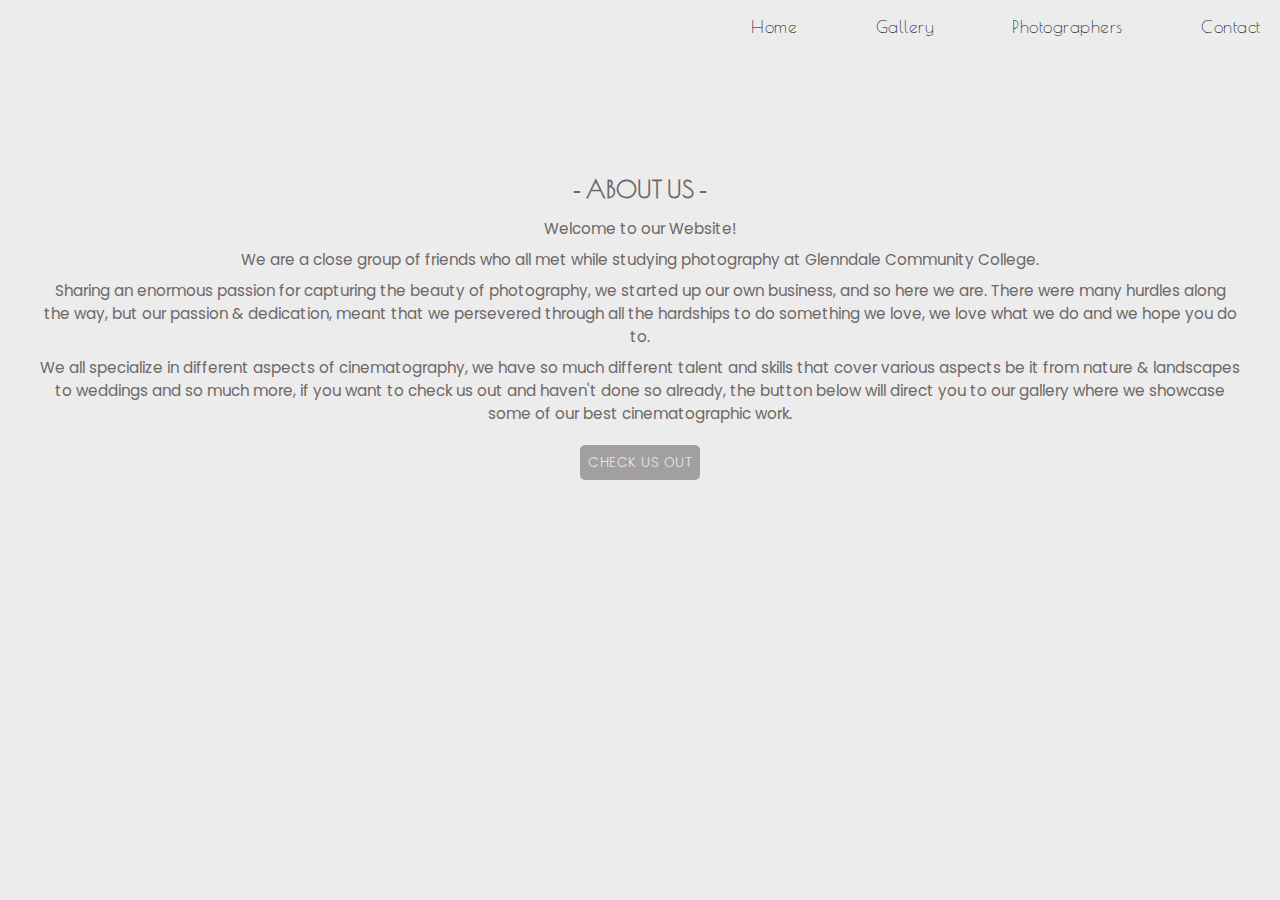
<file: pages/about.html>
<!DOCTYPE html>
<html lang="en">
<head>
    <meta charset="UTF-8">
    <meta http-equiv="X-UA-Compatible" content="IE=edge">
    <meta name="viewport" content="width=device-width, initial-scale=1.0">
    <meta name="theme-color" content="#ececec" media="(prefers-color-scheme: light)">
    <meta name="theme-color" content="#141414" media="(prefers-color-scheme: dark)">
    <link rel="apple-touch-icon" sizes="180x180" href="/apple-touch-icon.png">
    <link rel="icon" type="image/png" sizes="32x32" href="/favicon-32x32.png">
    <link rel="icon" type="image/png" sizes="16x16" href="/favicon-16x16.png">
    <link rel="manifest" href="/site.webmanifest">
    <link rel="mask-icon" href="/safari-pinned-tab.svg" color="#5bbad5">
    <meta name="msapplication-TileColor" content="#2d89ef">
    <meta name="theme-color" content="#ffffff">
    <title>Lux Photography - Finest photos at affordable prices</title>
    <link rel="stylesheet" href="../css/about.css">
    <script defer src="../script.js"></script>
</head>
<body>
    <div class="wrapper">
        <nav>
            <div class="links">
                <ul>
                    <li><a href="../index.html">home</a></li>
                    <li><a href="../pages/gallery.html">gallery</a></li>
                    <li><a href="../pages/photographers.html">photographers</a></li>
                    <li><a href="../pages/contact.html">contact</a></li>
                </ul>
            </div>
            <div role="button" class="hamburger-menu">
                <div class="bars"></div>
            </div>
            <div class="overlay"></div>
        </nav>
        <main>
            <header>
                <h1>
                    &dash; about us &dash;
                </h1>
            </header>
            <p>
                Welcome to our Website!
            </p>
            <p>
                We are a close group of friends who all met while studying photography at Glenndale Community College.
            </p>
            <p>
                Sharing an enormous passion for capturing the beauty of photography, we started up our own business, and so here we are. There were many hurdles along the way, but our passion & dedication, meant that we  persevered through all the hardships to do something we love, we love what we do and we hope you do to.
            </p>
            <p>
                We all specialize in different aspects of cinematography, we have so much different talent and skills that cover various aspects be it from nature & landscapes to weddings and so much more, if you want to check us out and haven't done so already, the button below will direct you to our gallery where we showcase some of our best cinematographic work.
            </p>
            <div role="button" class="btn">
                <a href="../pages/gallery.html">check us out</a>
            </div>
        </main>
    </div>
</body>
</html>
</file>
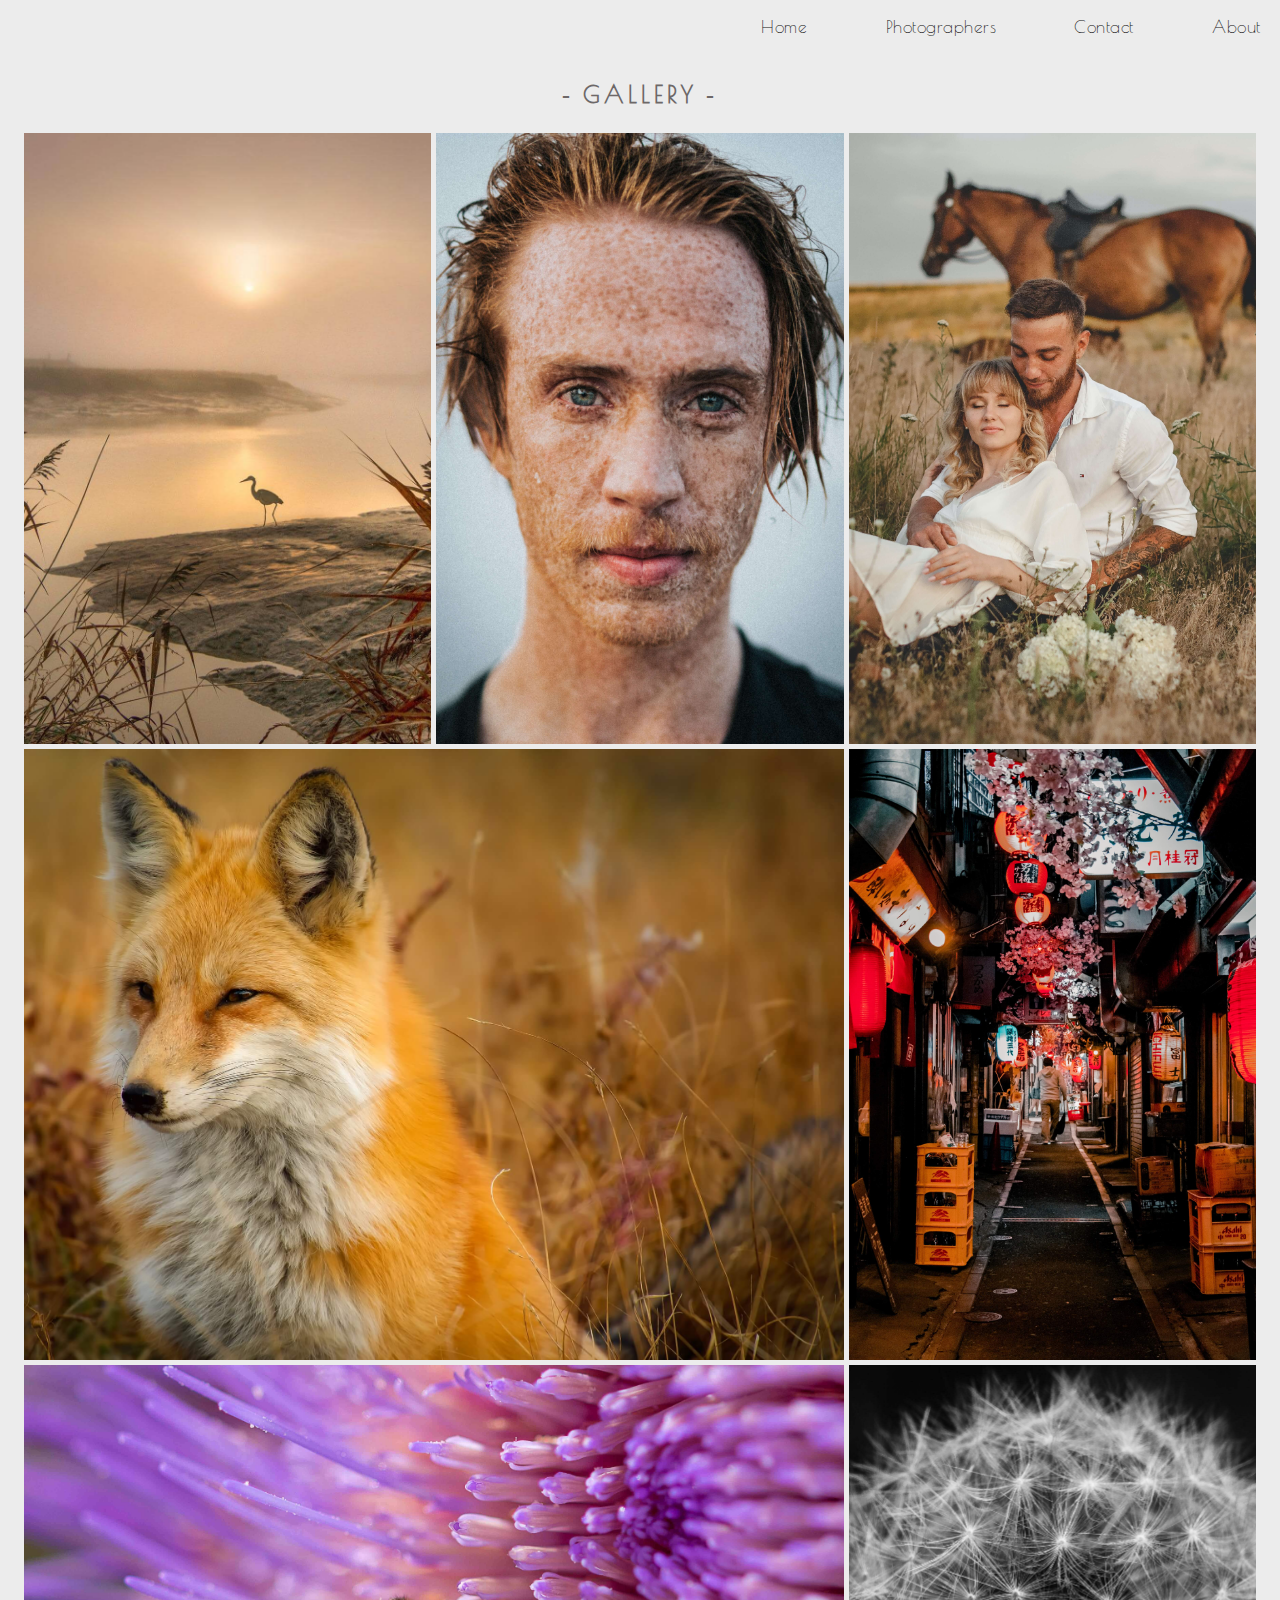
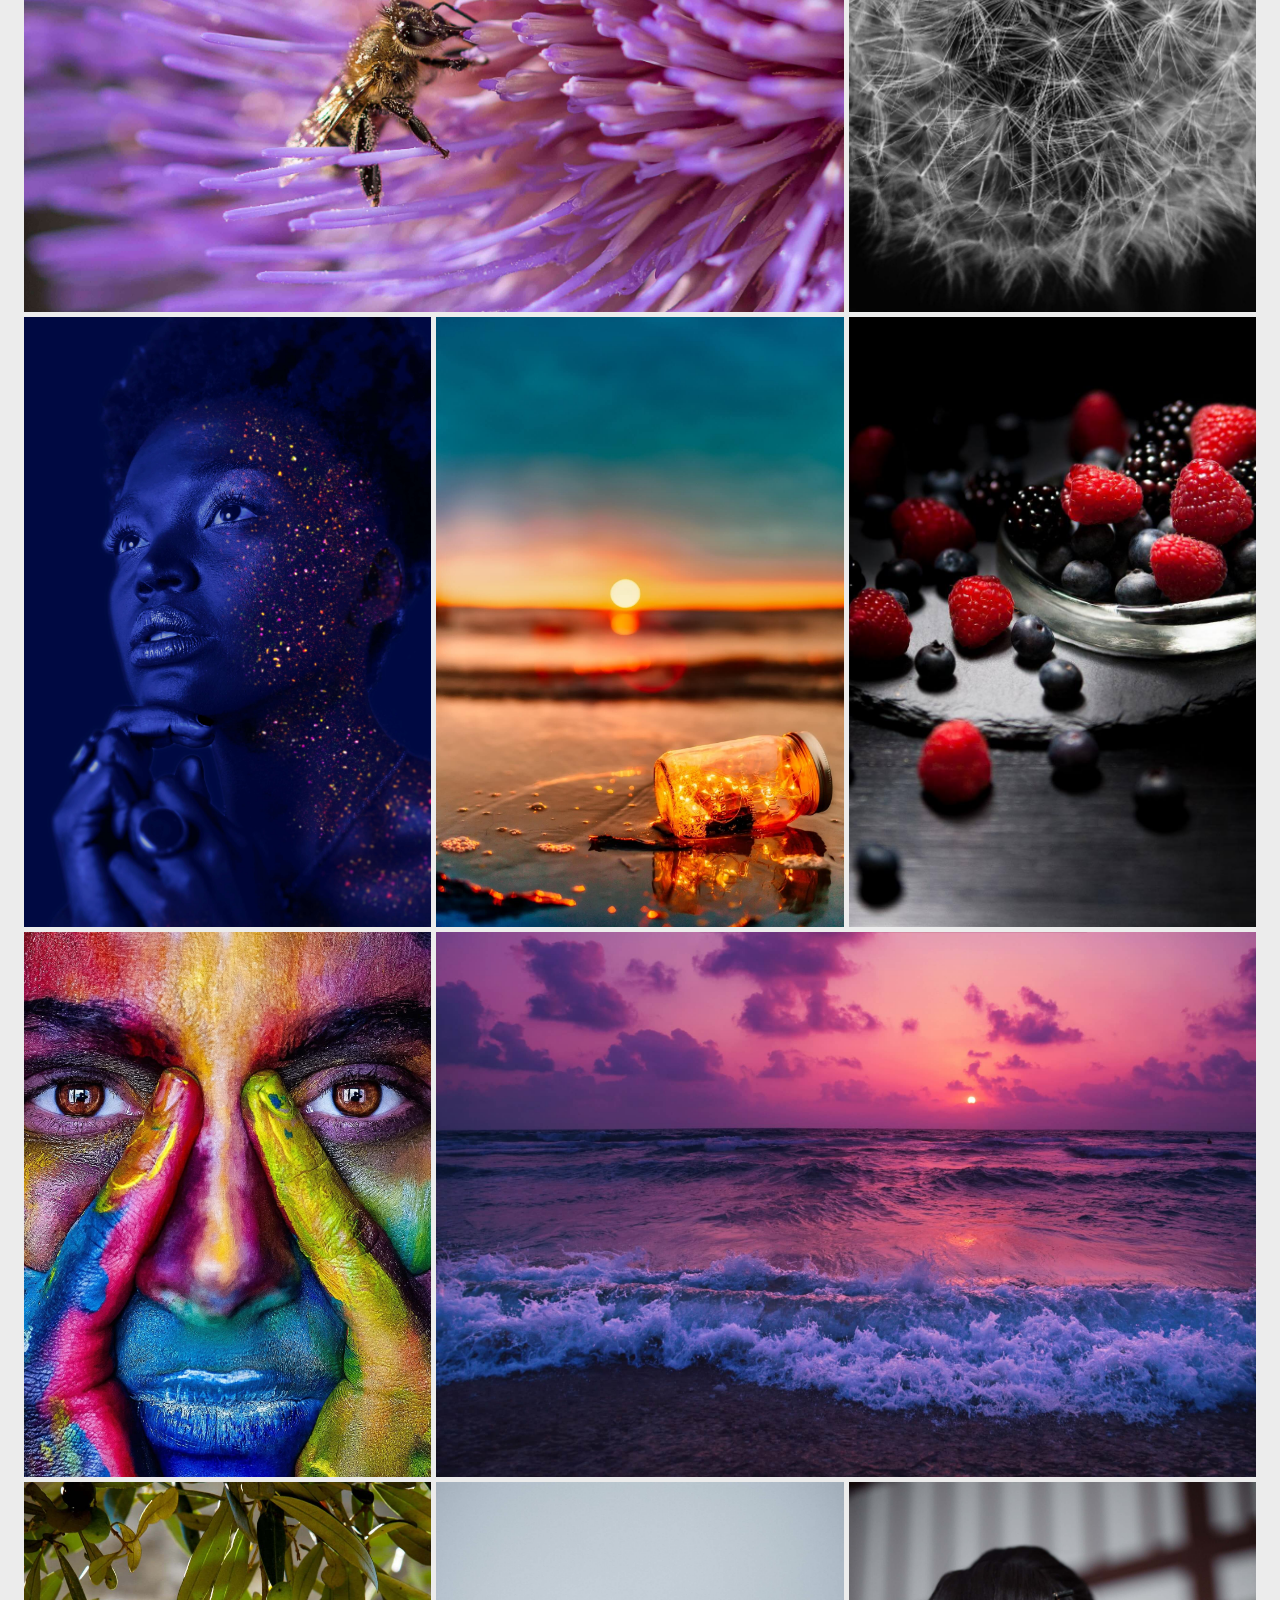
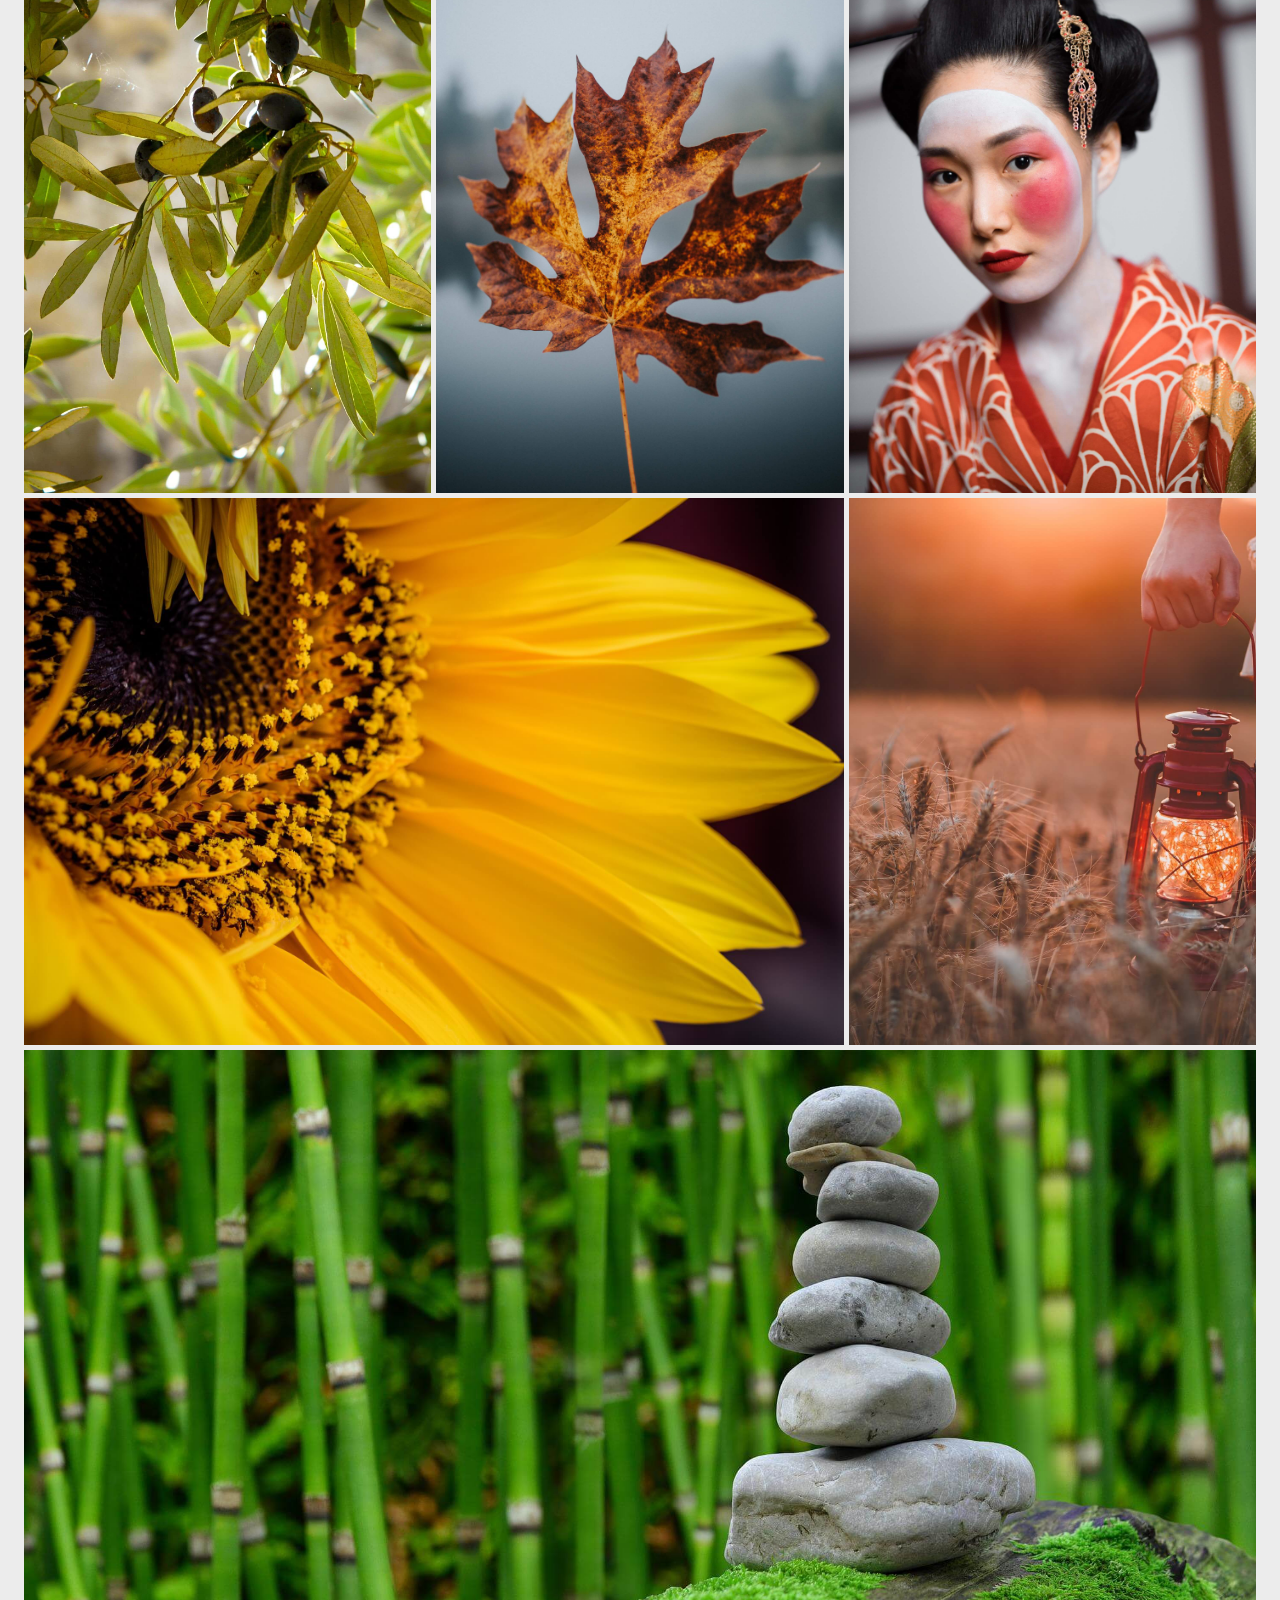
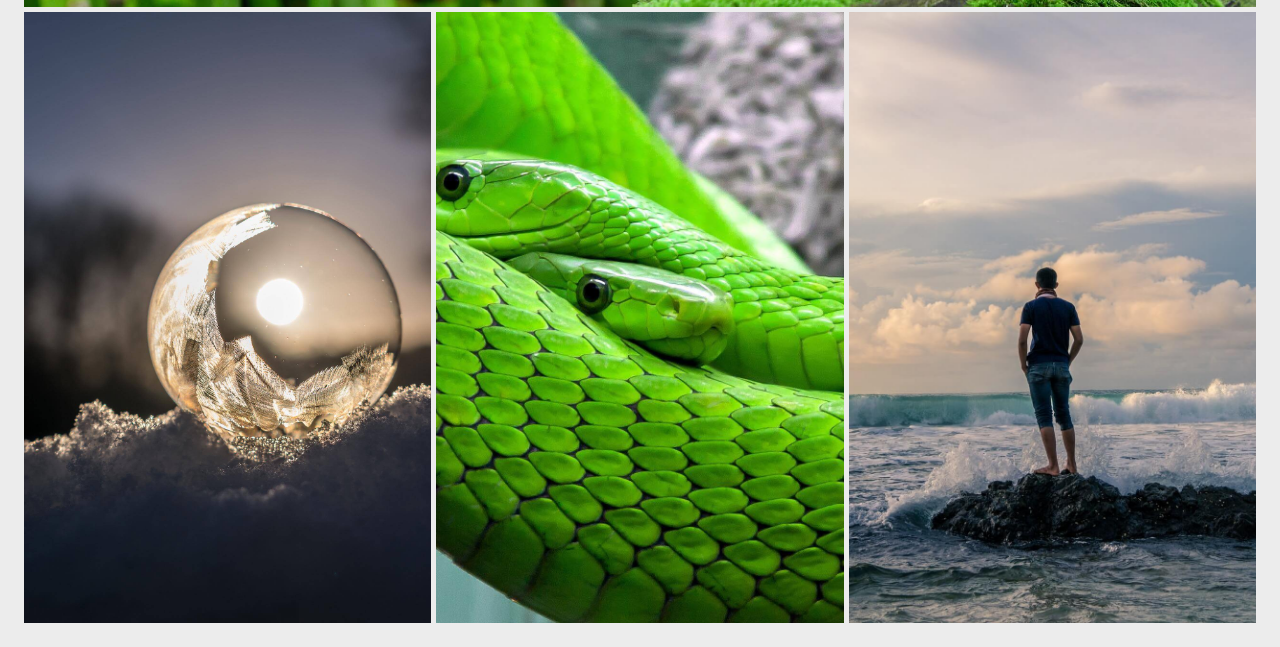
<file: pages/gallery.html>
<!DOCTYPE html>
<html lang="en">
<head>
    <meta charset="UTF-8">
    <meta http-equiv="X-UA-Compatible" content="IE=edge">
    <meta name="viewport" content="width=device-width, initial-scale=1.0">
    <meta name="theme-color" content="#ececec" media="(prefers-color-scheme: light)"> 
    <meta name="theme-color" content="#141414" media="(prefers-color-scheme: dark)">
    <link rel="apple-touch-icon" sizes="180x180" href="/apple-touch-icon.png">
    <link rel="icon" type="image/png" sizes="32x32" href="/favicon-32x32.png">
    <link rel="icon" type="image/png" sizes="16x16" href="/favicon-16x16.png">
    <link rel="manifest" href="/site.webmanifest">
    <link rel="mask-icon" href="/safari-pinned-tab.svg" color="#5bbad5">
    <meta name="msapplication-TileColor" content="#2d89ef">
    <meta name="theme-color" content="#ffffff">
    <title>Lux Photography - Finest photos at affordable prices</title>
    <link rel="stylesheet" href="../css/gallery.css">
    <script defer src="../script.js"></script>
</head>
<body>
    <div class="wrapper">
        <nav>
            <div class="links">
                <ul>
                    <li><a href="../index.html">home</a></li>
                    <li><a href="../pages/photographers.html">photographers</a></li>
                    <li><a href="../pages/contact.html">contact</a></li>
                    <li><a href="../pages/about.html">about</a></li>
                </ul>
            </div>
            <div role="button" class="hamburger-menu">
                <div class="bars"></div>
            </div>
            <div class="overlay"></div>
        </nav>
        <main>
            <header>
                <h1>
                    &dash; gallery &dash;
                </h1>
            </header>
            <div class="gallery">
                <div class="img-gallery">
                    <img loading="lazy" src="../img/Gallery/img-1.jpg" alt="bird surrounded by reeds">
                </div>
                <div class="img-gallery">
                    <img loading="lazy" src="../img/Gallery/img-2.jpg" alt="guy covered in freckles">
                </div>
                <div class="img-gallery">
                    <img loading="lazy" src="../img/Gallery/img-3.jpg" alt="close up of a fox">
                </div>
                <div class="img-gallery">
                    <img loading="lazy" src="../img/Gallery/img-4.jpg" alt="couple sat in a field">
                </div>
                <div class="img-gallery">
                    <img loading="lazy" src="../img/Gallery/img-5.jpg" alt="bee on a flower">
                </div>
                <div class="img-gallery">
                    <img loading="lazy" src="../img/Gallery/img-6.jpg" alt="japanese backstreet">
                </div>
                <div class="img-gallery">
                    <img loading="lazy" src="../img/Gallery/img-7.jpg" alt="black and white dandelion">
                </div>
                <div class="img-gallery">
                    <img loading="lazy" src="../img/Gallery/img-8.jpg" alt="glittery model">
                </div>
                <div class="img-gallery">
                    <img loading="lazy" src="../img/Gallery/img-9.jpg" alt="jar on a sunset beach">
                </div>
                <div class="img-gallery">
                    <img loading="lazy" src="../img/Gallery/img-10.jpg" alt="various berries">
                </div>
                <div class="img-gallery">
                    <img loading="lazy" src="../img/Gallery/img-11.jpg" alt="holi">
                </div>
                <div class="img-gallery">
                    <img loading="lazy" src="../img/Gallery/img-12.jpg" alt="beach at twilight">
                </div>
                <div class="img-gallery">
                    <img loading="lazy" src="../img/Gallery/img-13.jpg" alt="olive branch">
                </div>
                <div class="img-gallery">
                    <img loading="lazy" src="../img/Gallery/img-14.jpg" alt="autumn leaf">
                </div>
                <div class="img-gallery">
                    <img loading="lazy" src="../img/Gallery/img-15.jpg" alt="sunflower">
                </div>
                <div class="img-gallery">
                    <img loading="lazy" src="../img/Gallery/img-16.jpg" alt="geisha">
                </div>
                <div class="img-gallery">
                    <img loading="lazy" src="../img/Gallery/img-17.jpg" alt="girl holding lantern in wheatfield">
                </div>
                <div class="img-gallery">
                    <img loading="lazy" src="../img/Gallery/img-18.jpg" alt="cairn">
                </div>
                <div class="img-gallery">
                    <img loading="lazy" src="../img/Gallery/img-19.jpg" alt="frost bubble">
                </div>
                <div class="img-gallery">
                    <img loading="lazy" src="../img/Gallery/img-20.jpg" alt="snakes">
                </div>
                <div class="img-gallery">
                    <img loading="lazy" src="../img/Gallery/img-21.jpg" alt="guy facing the ocean">
                </div>
            </div>
        </main>
    </div>
</body>
</html>
</file>
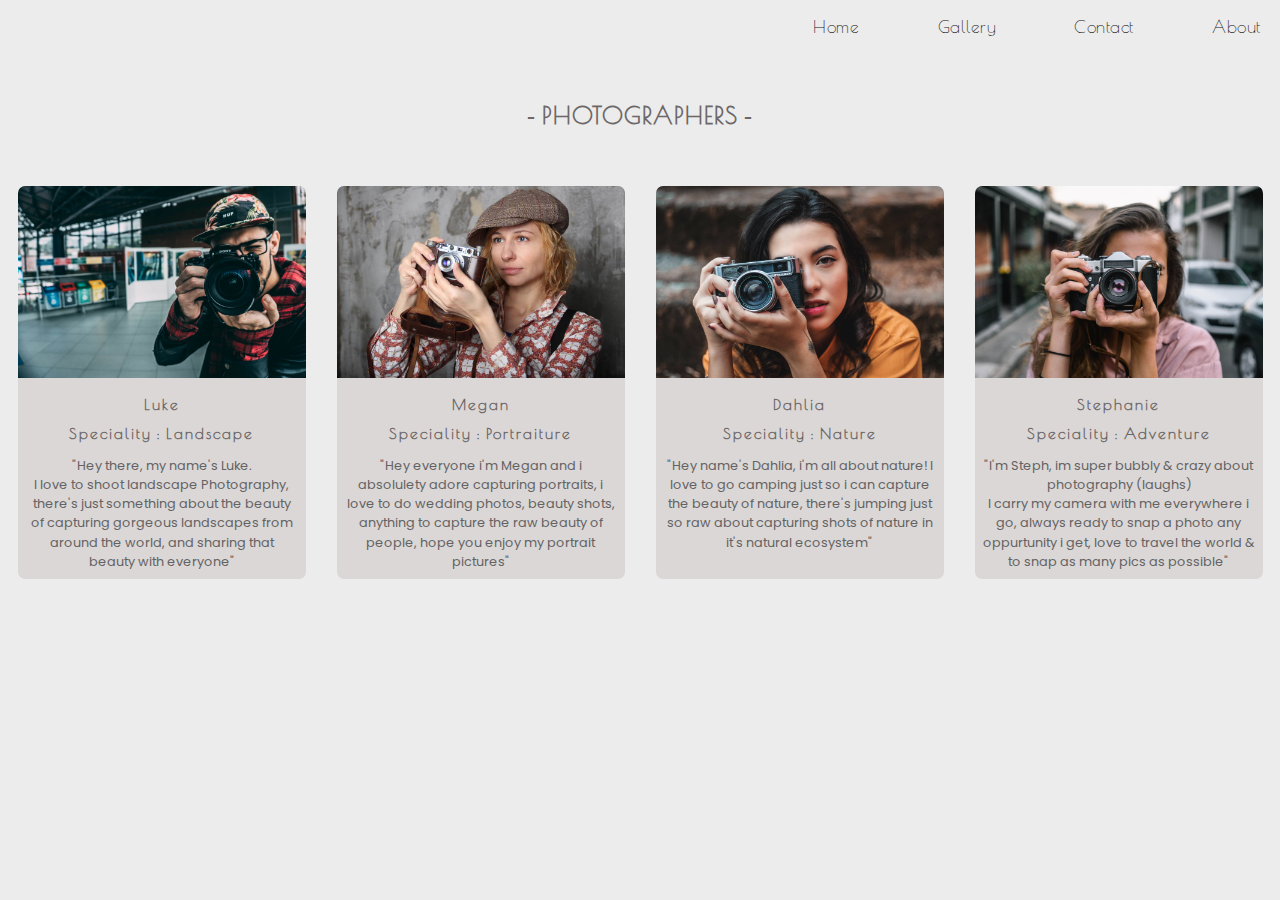
<file: pages/photographers.html>
<!DOCTYPE html>
<html lang="en">
<head>
    <meta charset="UTF-8">
    <meta http-equiv="X-UA-Compatible" content="IE=edge">
    <meta name="viewport" content="width=device-width, initial-scale=1.0">
    <meta name="theme-color" content="#ececec" media="(prefers-color-scheme: light)">
    <meta name="theme-color" content="#141414" media="(prefers-color-scheme: dark)">
    <link rel="apple-touch-icon" sizes="180x180" href="/apple-touch-icon.png">
    <link rel="icon" type="image/png" sizes="32x32" href="/favicon-32x32.png">
    <link rel="icon" type="image/png" sizes="16x16" href="/favicon-16x16.png">
    <link rel="manifest" href="/site.webmanifest">
    <link rel="mask-icon" href="/safari-pinned-tab.svg" color="#5bbad5">
    <meta name="msapplication-TileColor" content="#2d89ef">
    <meta name="theme-color" content="#ffffff">
    <title>Lux Photography - Finest photos at affordable prices</title>
    <link rel="stylesheet" href="../css/photographers.css">
    <script defer src="../script.js"></script>
</head>
<body>
    <div class="wrapper">
        <nav>
            <div class="links">
                <ul>
                    <li><a href="../index.html">home</a></li>
                    <li><a href="../pages/gallery.html">gallery</a></li>
                    <li><a href="../pages/contact.html">contact</a></li>
                    <li><a href="../pages/about.html">about</a></li>
                </ul>
            </div>
            <div role="button" class="hamburger-menu">
                <div class="bars"></div>
            </div>
            <div class="overlay"></div>
        </nav>
        <main>
            <header>
                <h1>
                    &dash; photographers &dash;
                </h1>
            </header>
            <div class="card-wrapper">
                <div class="card">
                    <img src="../img/Photographers/pg-1.jpg" alt="photographer">
                    <div class="info">
                        <h3>
                            luke
                        </h3>
                        <h3>
                            speciality : landscape
                        </h3>
                        <p>
                            "Hey there, my name's Luke.<br>
                            I love to shoot landscape Photography, there's just something about the beauty of capturing gorgeous landscapes from around the world, and sharing that beauty with everyone"
                        </p>
                    </div>
                </div>
                <div class="card">
                    <img src="../img/Photographers/pg-2.jpg" alt="photographer">
                    <div class="info">
                        <h3>
                            megan
                        </h3>
                        <h3>
                            speciality : portraiture
                        </h3>
                        <p>
                            "Hey everyone i'm Megan and i absolulety adore capturing portraits, i love to do wedding photos, beauty shots, anything to capture the raw beauty of people, hope you enjoy my portrait pictures"
                        </p>
                    </div>
                </div>
                <div class="card">
                    <img src="../img/Photographers/pg-3.jpg" alt="photographer">
                    <div class="info">
                        <h3>
                            dahlia
                        </h3>
                        <h3>
                            speciality : nature
                        </h3>
                        <p>
                            "Hey name's Dahlia, i'm all about nature! I love to go camping just so i can capture the beauty of nature, there's jumping just so raw about capturing shots of nature in it's natural ecosystem"
                        </p>
                    </div>
                </div>
                <div class="card">
                    <img src="../img/Photographers/pg-4.jpg" alt="photographer">
                    <div class="info">
                        <h3>
                            stephanie
                        </h3>
                        <h3>
                            speciality : adventure
                        </h3>
                        <p>
                            "I'm Steph, im super bubbly & crazy about photography (laughs)<br>
                            I carry my camera with me everywhere i go, always ready to snap a photo any oppurtunity i get, love to travel the world & to snap as many pics as possible"
                        </p>
                    </div>
                </div>
            </div>
        </main>
    </div>
</body>
</html>
</file>
<file: css/about.css>
@import url('https://fonts.googleapis.com/css2?family=Poiret+One&family=Poppins:wght@100;200;300;400;500&display=swap');

*{
    margin: 0;
    padding: 0;
    box-sizing: border-box;
}

:root {
    --primary-light: #0f0f0f;
    --primary-dark: #e0dee0;
    --bg-light: #ececec;
    --bg-dark: #141414;
    --main-font: #b8b4b4;
    --main-header: #6d6868;
    --btn: #a19f9f;
    --btn-text: #e7e6e6;
    --btn-dark: #3b3b3b;
    --btn-hover-light: #92569e;
    --btn-hover-dark: #31113d;
}

body {
    background: var(--bg-light);
}

.wrapper{
    min-height: 100vh;
    width: 100%;
    cursor: default;
}

nav ul {
    display: flex;
    align-items: center;
    justify-content: flex-end;
    margin-right: .2rem;
    padding: 1rem;
}

nav ul li {
    position: relative;
    margin-left: 4.9rem;
    list-style: none;
}

nav ul li::after {
    content: '';
    position: absolute;
    bottom: 0;
    left: 50%;
    width: 0%;
    height: 1px;
    background: var(--main-font);
    transition: ease-out 400ms;
}

nav ul li:hover::after {
    left: 0;
    width: 100%;
}

nav ul li a {
    color: var(--primary-light);
    font-family: 'Poiret One', cursive;
    font-style: bold;
    font-size: 1.075rem;
    text-transform: capitalize;
    letter-spacing: .5px;
    text-decoration: none;
}

.hamburger-menu {
    display: none;
    align-items: center;
    justify-content: center;
    position: absolute;
    top: 1.5%;
    left: 91%;
    height: 2rem;
    width: 1.25rem;
    background-color: transparent;
    cursor: pointer;
    z-index: 10;
}

.hamburger-menu .bars {
    position: relative;
    height: 3px;
    width: 100%;
    border-radius: 5px;
    background-color: var(--main-font);
    transition: 300ms;
}

.bars::before,
.bars::after {
    content: '';
    position: absolute;
    height: 100%;
    width: 100%;
    border-radius: 5px;
    background-color: var(--main-font);
    transition: 300ms;
}

.bars::before {
    transform: translateY(-8px);
}

.bars::after {
    transform: translateY(8px);
}

.wrapper.active .hamburger-menu .bars {
    background-color: transparent;
}

.wrapper.active .hamburger-menu .bars::before {
    transform: translateY(0) rotate(-45deg);
}

.wrapper.active .hamburger-menu .bars::after {
    transform: translateY(0) rotate(45deg);
}

main {
    display: grid;
    text-align: center;
}

main h1 {
    grid-template-columns: repeat(2,1fr);
    align-items: center;
    justify-content: center;
    margin-top: 7rem;
    text-transform: uppercase;
    color: var(--main-header);
    font-size: 1.5rem;
    font-family: 'Poiret One', cursive;
    line-height: 2;
}

main p {
    font-size: .95rem;
    font-family: 'Poppins', sans-serif;
    color: var(--main-header);
    padding: .25rem 2.5rem;
}

main .btn {
    display: inline-block;
    text-transform: uppercase;
    letter-spacing: .5px;
    margin: 1.5rem 0 1.5rem 0;
}

main .btn a {
    background-color: var(--btn);
    color: var(--btn-text);
    text-decoration: none;
    border-radius: 5px;
    padding: .5rem;
    margin: 0 auto;
    font-family: 'Poppins', sans-serif;
    font-weight: 300;
    font-size: .85rem;
}

main a:hover {
    background-color: var(--btn-hover-light);
    transition: 200ms ease-in;
}

@media screen and (max-width: 768px) {
    .wrapper.active .links {
        transform: translateX(0);
    }
    .wrapper.active .overlay {
        opacity: 1;
        pointer-events: all;
    }
    .links {
        display: flex;
        position: fixed;
        align-items: center;
        justify-content: center;
        top: 0;
        right: 0;
        height: 100%;
        width: 100%;
        max-width: 20em;
        background-color: var(--bg-light);
        transform: translateX(100%);
        transition: 300ms;
        z-index: 5;
    }
    nav ul {
        flex-direction: column;
    }
    nav ul li {
        margin: 0 auto;
        padding: 1.5rem;
    }
    nav ul li a {
        font-size: 1rem;
        color: var(--bg-dark);
    }
    nav ul li::after {
        display: none;
    }
    .hamburger-menu {
        display: flex;
    }
    .overlay {                               
        display: block;
        position: fixed;
        top: 0;
        left: 0;
        bottom: 0;
        right: 0;
        background-color: rgba(0, 0, 0, .7);
        opacity: 0;
        pointer-events: none;
        transition: 300ms;
        z-index: 1;
    }
    header h1 {
        font-size: 1.4rem;
    }
    .no-scroll {
        overflow-y: hidden;
    }
}

@media screen and (min-width: 750px) and (max-width: 915px) and (orientation: landscape) {
    nav ul {
        justify-content: space-between;
    }
    nav ul li {
        margin-left: 0;
    }
    .no-scroll {
        overflow-y: hidden;
    }
}

@media screen and (max-width: 915px) and (orientation: landscape) {
    .hamburger-menu {
        left: 95%;
    }
    header h1 {
        font-size: 1.2rem;
    }
    .no-scroll {
        overflow-y: hidden;
    }
}

@media screen and (prefers-color-scheme: dark) {
    body {
        background: var(--bg-dark);
    }
    nav ul li::after {
        content: '';
        background: var(--main-font);
    }
    nav ul li a {
        color: var(--primary-dark);
    }
    main h1 {
        color: var(--main-font);
    }
    main p {
        color: var(--main-header);
    }
    main .btn a {
        background-color: var(--btn-dark);
    }
    main .btn a:hover {
        background-color: var(--btn-hover-dark);
    }
}
</file>
<file: css/gallery.css>
@import url('https://fonts.googleapis.com/css2?family=Poiret+One&family=Poppins:wght@100;200;300;400;500&display=swap');

*{
    margin: 0;
    padding: 0;
    box-sizing: border-box;
}

:root {
    --bg-light: #ececec;
    --bg-dark: #141414;
    --primary-light: #0f0f0f;
    --primary-dark: #e0dee0;
    --title-font: #6d6868;
    --font: #b8b4b4;
}

body {
    background: var(--bg-light);
}

.wrapper {
    min-height: 100vh;
    width: 100%;
    cursor: default;
}

nav ul {
    display: flex;
    align-items: center;
    justify-content: flex-end;
    margin-right: .2rem;
    padding: 1rem;
}

nav ul li {
    position: relative;
    margin-left: 4.9rem;
    list-style: none;
}

nav ul li::after {
    content: '';
    position: absolute;
    bottom: 0;
    left: 50%;
    width: 0%;
    height: 1px;
    background: var(--font);
    transition: ease-out 400ms;
}

nav ul li:hover::after {
    left: 0;
    width: 100%;
}

nav ul li a {
    color: var(--primary-light);
    font-family: 'Poiret One', cursive;
    font-style: bold;
    font-size: 1.075rem;
    text-transform: capitalize;
    letter-spacing: .5px;
    text-decoration: none;
}

.hamburger-menu {
    display: none;
    align-items: center;
    justify-content: center;
    position: absolute;
    top: 1.5%;
    left: 91%;
    height: 2rem;
    width: 1.25rem;
    background-color: transparent;
    cursor: pointer;
    z-index: 10;
}

.hamburger-menu .bars {
    position: relative;
    height: 3px;
    width: 100%;
    border-radius: 5px;
    background-color: var(--font);
    transition: 300ms;
}

.bars::before,
.bars::after {
    content: '';
    position: absolute;
    height: 100%;
    width: 100%;
    border-radius: 5px;
    background-color: var(--font);
    transition: 300ms;
}

.bars::before {
    transform: translateY(-8px);
}

.bars::after {
    transform: translateY(8px);
}

.wrapper.active .hamburger-menu .bars {
    background-color: transparent;
}

.wrapper.active .hamburger-menu .bars::before {
    transform: translateY(0) rotate(-45deg);
}

.wrapper.active .hamburger-menu .bars::after {
    transform: translateY(0) rotate(45deg);
}

header h1 {
    display: flex;
    text-transform: uppercase;
    justify-content: center;
    font-family: 'Poiret One', cursive;
    font-size: 1.5rem;
    color: var(--title-font);
    margin-top: 1.7rem;
    letter-spacing: 4px;
}

.gallery {
    display: grid;
    grid-template-columns: repeat(3, 1fr);
    grid-auto-flow: dense;
    grid-gap: 5px;
    grid-row-gap: 5px;
    padding: 1.5rem;
}

.img-gallery:nth-child(1) {
    grid-column: span 1;
}

.img-gallery:nth-child(3) {
    grid-column: span 2;
}

.img-gallery:nth-child(5) {
    grid-column: span 2;
}

.img-gallery:nth-child(12) {
    grid-column: span 2;
}

.img-gallery:nth-child(15) {
    grid-column: span 2;
}

.img-gallery:nth-child(18) {
    grid-column: span 3;
}

img {
    display: block;
    max-width: 100%;
    height: 100%;
    object-fit: cover;
}

@media screen and (max-width: 768px) {
    .wrapper.active .links {
        transform: translateX(0);
    }
    .wrapper.active .overlay {
        opacity: 1;
        pointer-events: all;
    }
    .links {
        display: flex;
        position: fixed;
        align-items: center;
        justify-content: center;
        top: 0;
        right: 0;
        height: 100%;
        width: 100%;
        max-width: 20em;
        background-color: var(--bg-light);
        transform: translateX(100%);
        transition: 300ms;
        z-index: 5;
    }
    nav ul {
        flex-direction: column;
    }
    nav ul li {
        margin: 0 auto;
        padding: 1.5rem;
    }
    nav ul li a {
        font-size: 1rem;
        color: var(--bg-dark);
    }
    nav ul li::after {
        display: none;
    }
    .hamburger-menu {
        display: flex;
    }
    .overlay {                               
        display: block;
        position: fixed;
        top: 0;
        left: 0;
        bottom: 0;
        right: 0;
        background-color: rgba(0, 0, 0, .7);
        opacity: 0;
        pointer-events: none;
        transition: 300ms;
        z-index: 1;
    }
    header h1 {
        font-size: 1.4rem;
    }
    .gallery {
        grid-template-columns: repeat(1 ,1fr);
        padding: 1rem;
    }
    img {
        height: auto;
        width: 100%;
    }
    .img-gallery:nth-child(1),
    .img-gallery:nth-child(3),
    .img-gallery:nth-child(5),
    .img-gallery:nth-child(12),
    .img-gallery:nth-child(15),
    .img-gallery:nth-child(18) {
        grid-column: span 1;
    }
    .no-scroll {
        overflow-y: hidden;
    }
}

@media screen and (min-width: 750px) and (max-width: 915px) and (orientation: landscape) {
    nav ul {
        justify-content: space-between;
    }
    nav ul li {
        margin-left: 0;
    }
    .no-scroll {
        overflow-y: hidden;
    }
}

@media screen and (max-width: 915px) and (orientation: landscape) {
    .hamburger-menu {
        left: 95%;
    }
    header h1 {
        font-size: 1.2rem;
    }
    .no-scroll {
        overflow-y: hidden;
    }
}

@media screen and (prefers-color-scheme: dark) {
    body {
        background: var(--bg-dark);
    }
    nav ul li::after {
        content: '';
        background: var(--font);
    }
    nav ul li a {
        color: var(--primary-dark);
    }
}
</file>
<file: css/photographers.css>
@import url('https://fonts.googleapis.com/css2?family=Poiret+One&family=Poppins:wght@100;200;300;400;500&display=swap');

*{
    margin: 0;
    padding: 0;
    box-sizing: border-box;
}

:root {
    --primary-light: #0f0f0f;
    --primary-dark: #e0dee0;
    --bg-light: #ececec;
    --bg-dark: #141414;
    --main-font: #b8b4b4;
    --main-header: #6d6868;
    --text-dark: #646363;
    --card: #dbd7d7;
}

body {
    background: var(--bg-light);
}

.wrapper{
    height: 100vh;
    width: 100%;
    cursor: default;
}

nav ul {
    display: flex;
    align-items: center;
    justify-content: flex-end;
    margin-right: .2rem;
    padding: 1rem;
}

nav ul li {
    position: relative;
    margin-left: 4.9rem;
    list-style: none;
}

nav ul li::after {
    content: '';
    position: absolute;
    bottom: 0;
    left: 50%;
    width: 0%;
    height: 1px;
    background: var(--main-font);
    transition: ease-out 400ms;
}

nav ul li:hover::after {
    left: 0;
    width: 100%;
}

nav ul li a {
    color: var(--primary-light);
    font-family: 'Poiret One', cursive;
    font-style: bold;
    font-size: 1.075rem;
    text-transform: capitalize;
    letter-spacing: .5px;
    text-decoration: none;
}

.hamburger-menu {
    display: none;
    align-items: center;
    justify-content: center;
    position: absolute;
    top: 1.5%;
    left: 91%;
    height: 2rem;
    width: 1.25rem;
    background-color: transparent;
    cursor: pointer;
    z-index: 10;
}

.hamburger-menu .bars {
    position: relative;
    height: 3px;
    width: 100%;
    border-radius: 5px;
    background-color: var(--main-font);
    transition: 300ms;
}

.bars::before,
.bars::after {
    content: '';
    position: absolute;
    height: 100%;
    width: 100%;
    border-radius: 5px;
    background-color: var(--main-font);
    transition: 300ms;
}

.bars::before {
    transform: translateY(-8px);
}

.bars::after {
    transform: translateY(8px);
}

.wrapper.active .hamburger-menu .bars {
    background-color: transparent;
}

.wrapper.active .hamburger-menu .bars::before {
    transform: translateY(0) rotate(-45deg);
}

.wrapper.active .hamburger-menu .bars::after {
    transform: translateY(0) rotate(45deg);
}

header {
    display: flex;
    justify-content: center;
    align-items: center;
}

header h1 {
    text-transform: uppercase;
    letter-spacing: 1px;
    font-family: 'Poiret One', cursive;
    font-size: 1.5rem;
    color: var(--main-header);
    margin: 3rem;
}

.card-wrapper {
    display: grid;
    grid-template-columns: repeat(4, 1fr);
    grid-gap: .75rem;
    padding: .5rem;
}

.card-wrapper .card {
    max-width: 18rem;
    background: var(--card);
    border-radius: .45rem;
    text-align: center;
    margin: 0 auto;
}

.card img {
    width: 100%;
    border-top-left-radius: .45rem;
    border-top-right-radius: .45rem;
}

.card .info {
    padding: .5rem;
}

.card .info h3 {
    text-transform: capitalize;
    font-family: 'Poiret One', cursive;
    font-size: .95rem;
    line-height: 1.9;
    letter-spacing: 2px;
    color: var(--main-header);
}

.card .info p {
    font-size: .8rem;
    font-family: 'Poppins', sans-serif;
    line-height: 1.5;
    margin-top: .5rem;
    font-weight: 00;
    color: var(--text-dark);
}

@media screen and (max-width: 768px) {
    .wrapper.active .links {
        transform: translateX(0);
    }
    .wrapper.active .overlay {
        opacity: 1;
        pointer-events: all;
    }
    .links {
        display: flex;
        position: fixed;
        align-items: center;
        justify-content: center;
        top: 0;
        right: 0;
        height: 100%;
        width: 100%;
        max-width: 20em;
        background-color: var(--bg-light);
        transform: translateX(100%);
        transition: 300ms;
        z-index: 5;
    }
    nav ul {
        flex-direction: column;
    }
    nav ul li {
        margin: 0 auto;
        padding: 1.5rem;
    }
    nav ul li a {
        font-size: 1rem;
        color: var(--bg-dark);
    }
    nav ul li::after {
        display: none;
    }
    .hamburger-menu {
        display: flex;
    }
    .overlay {                               
        display: block;
        position: fixed;
        top: 0;
        left: 0;
        bottom: 0;
        right: 0;
        background-color: rgba(0, 0, 0, .7);
        opacity: 0;
        pointer-events: none;
        transition: 300ms;
        z-index: 1;
    }
    main header h1 {
        font-size: 1.4rem;
    }
    main h1 {
        margin: 2rem 0 1rem 0;
    }
    .card-wrapper {
        display: grid;
        grid-template-columns: repeat(1, 1fr);
    }
    .no-scroll {
        overflow-y: hidden;
    }
}

@media screen and (min-width: 750px) and (max-width: 915px) and (orientation: landscape) {
    nav ul {
        justify-content: space-between;
    }
    nav ul li {
        margin-left: 0;
    }
    main header h1 {
        font-size: 1.4rem;
    }
    main h1 {
        margin: 2rem 0 1rem 0;
    }
    .no-scroll {
        overflow-y: hidden;
    }
}

@media screen and (max-width: 915px) and (orientation: landscape) {
    .hamburger-menu {
        left: 95%;
    }
    main header h1 {
        font-size: 1.4rem;
    }
    main h1 {
        margin: 2rem 0 1rem 0;
    }
    .no-scroll {
        overflow-y: hidden;
    }
}

@media screen and (prefers-color-scheme: dark) {
    body{
        background: var(--bg-dark);
    }
    nav ul li::after {
        content: '';
        background: var(--main-font);
    }
    nav ul li a {
        color: var(--primary-dark);
    }
    .card-wrapper .card {
        background: var(--primary-light); 
    }
}
</file>
